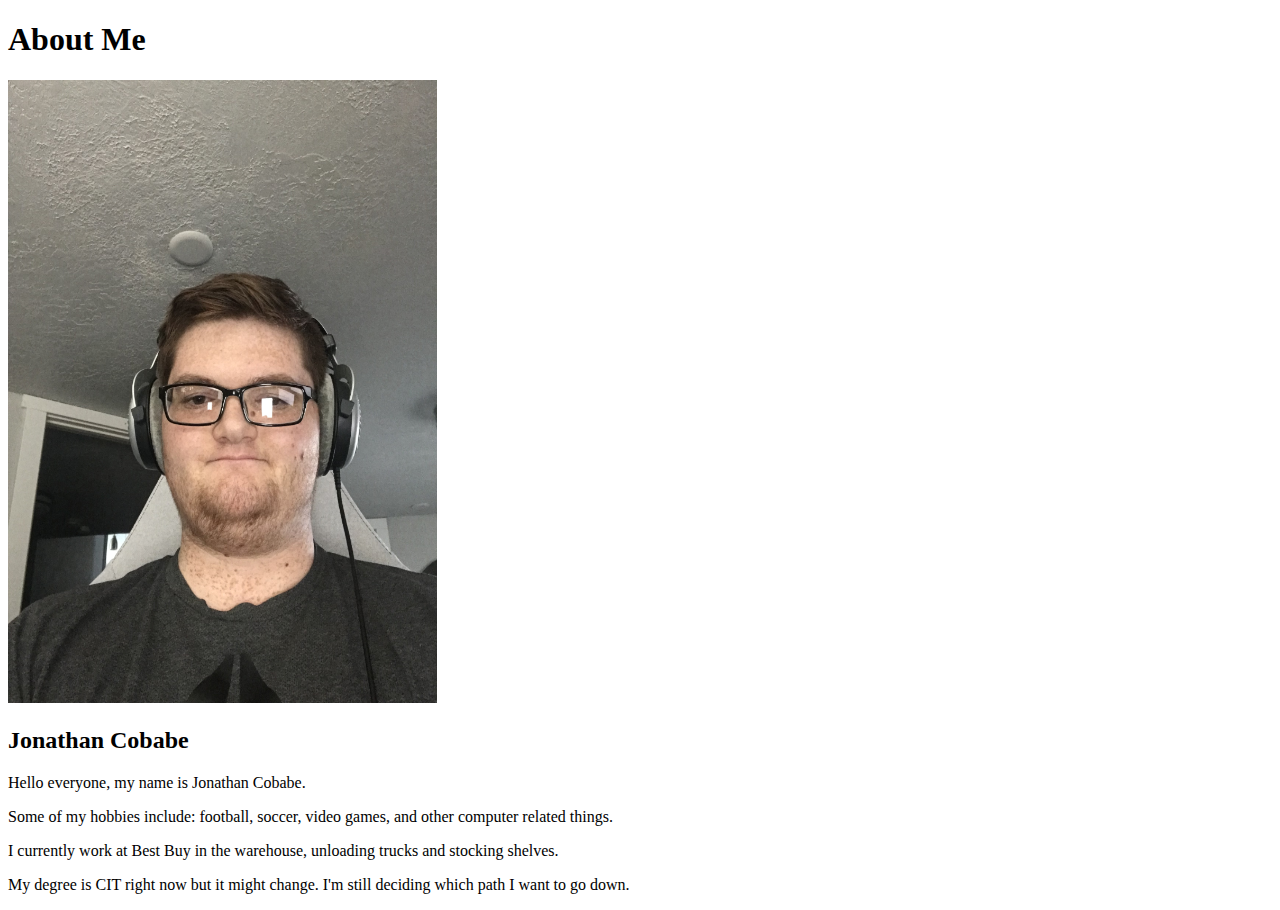
<file: aboutme/index.html>
<!DOCTYPE html>
<html lang="en">
<head>
    <meta charset="UTF-8">
    <meta name="viewport" content="width=device-width, initial-scale=1.0">
    <title>All About Me</title>
</head>
<body>
    <h1>About Me</h1>
    <img alt="Image of Me" src="images/IMG_0150.png">
    <h2>Jonathan Cobabe</h2>
    <p>Hello everyone, my name is Jonathan Cobabe.</p> 
    <p>Some of my hobbies include: football, soccer, video games, and other computer related things.</p>
    <p>I currently work at Best Buy in the warehouse, unloading trucks and stocking shelves.</p>
    <p>My degree is CIT right now but it might change. I'm still deciding which path I want to go down.</p>
</body>
</html>
</file>
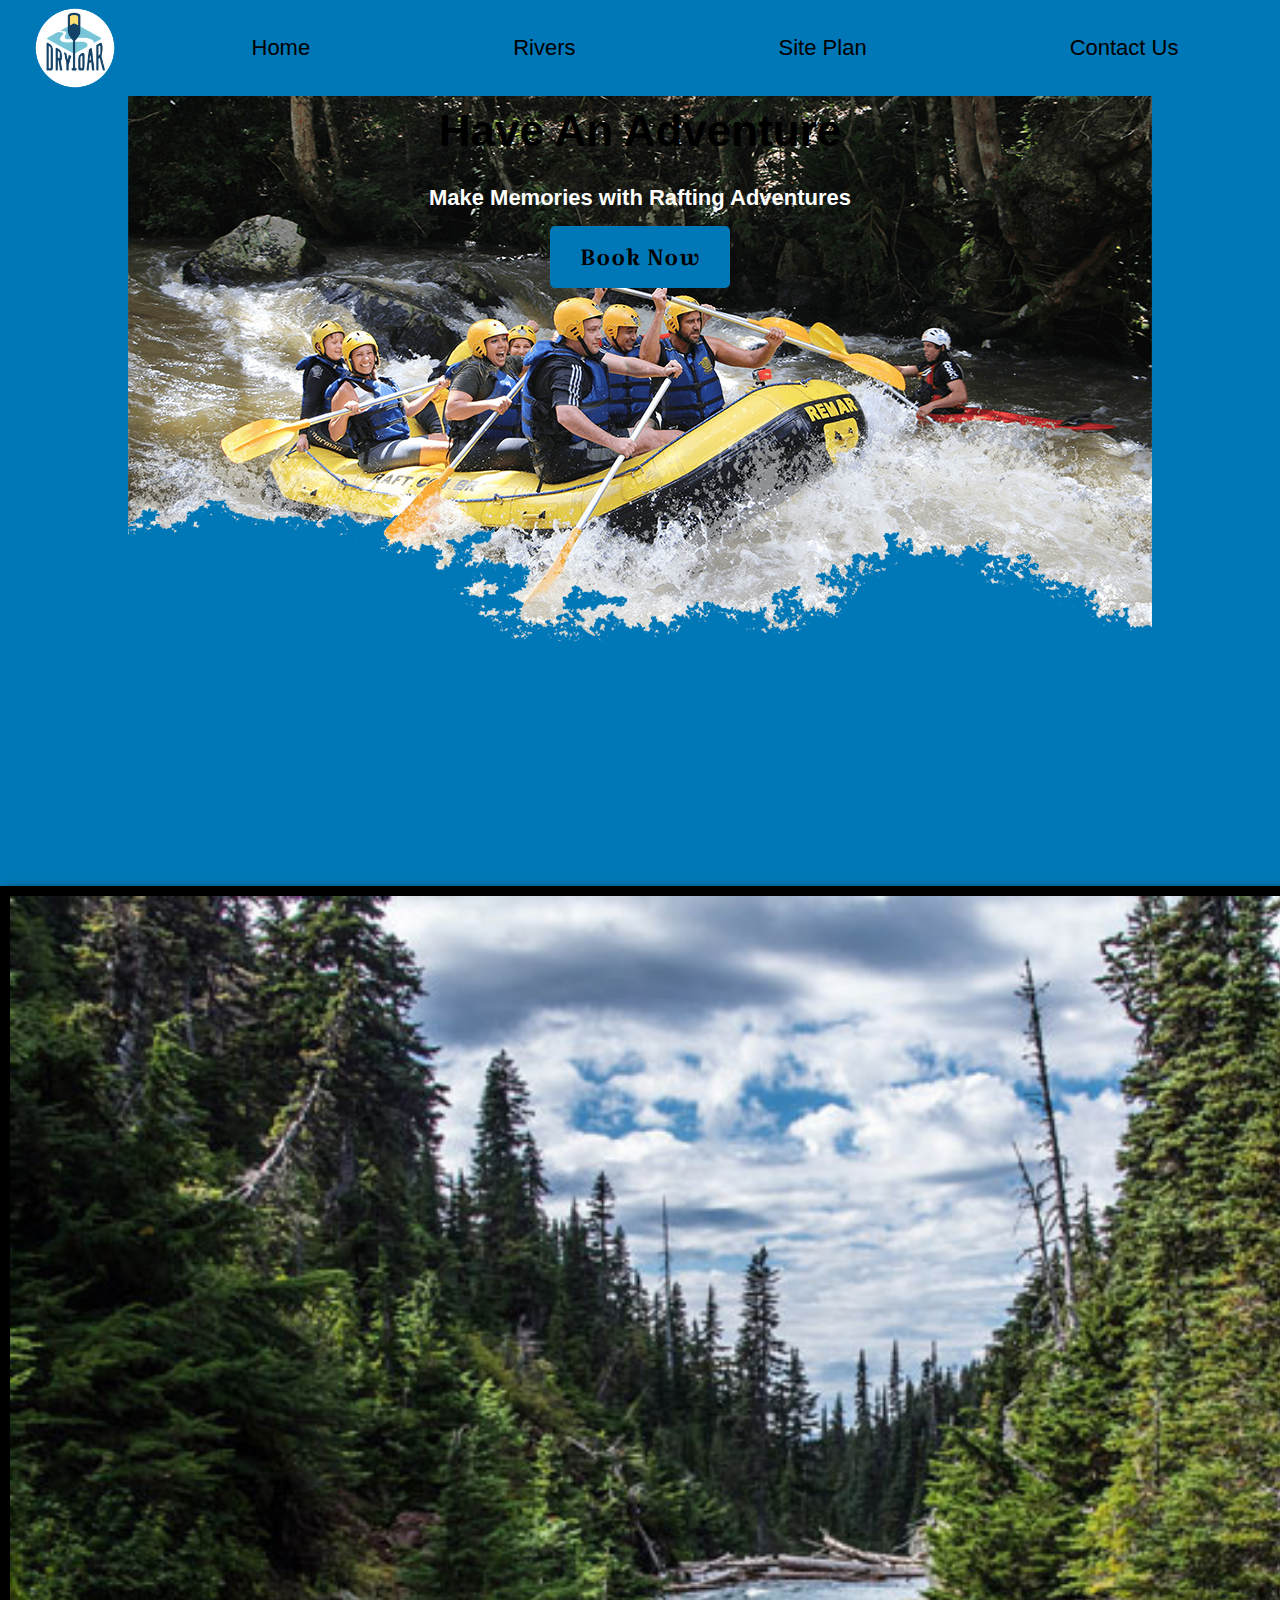
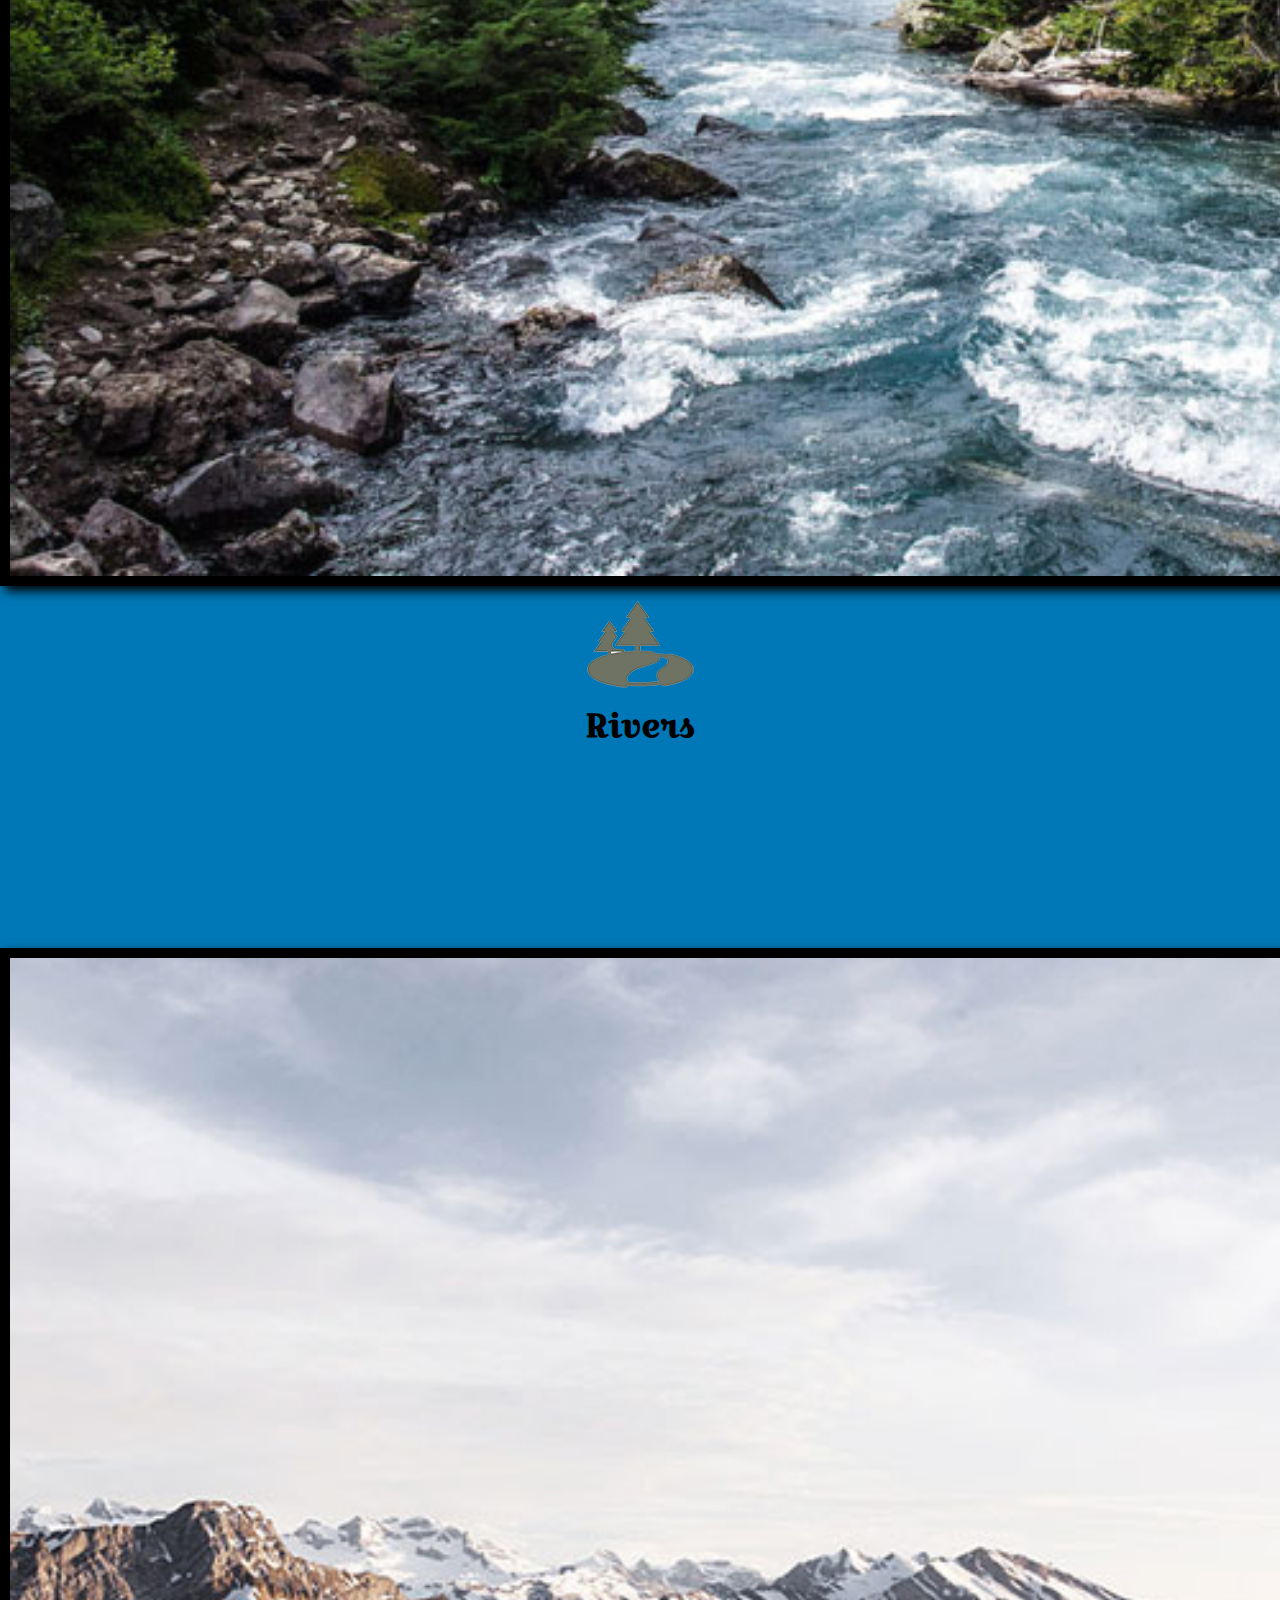
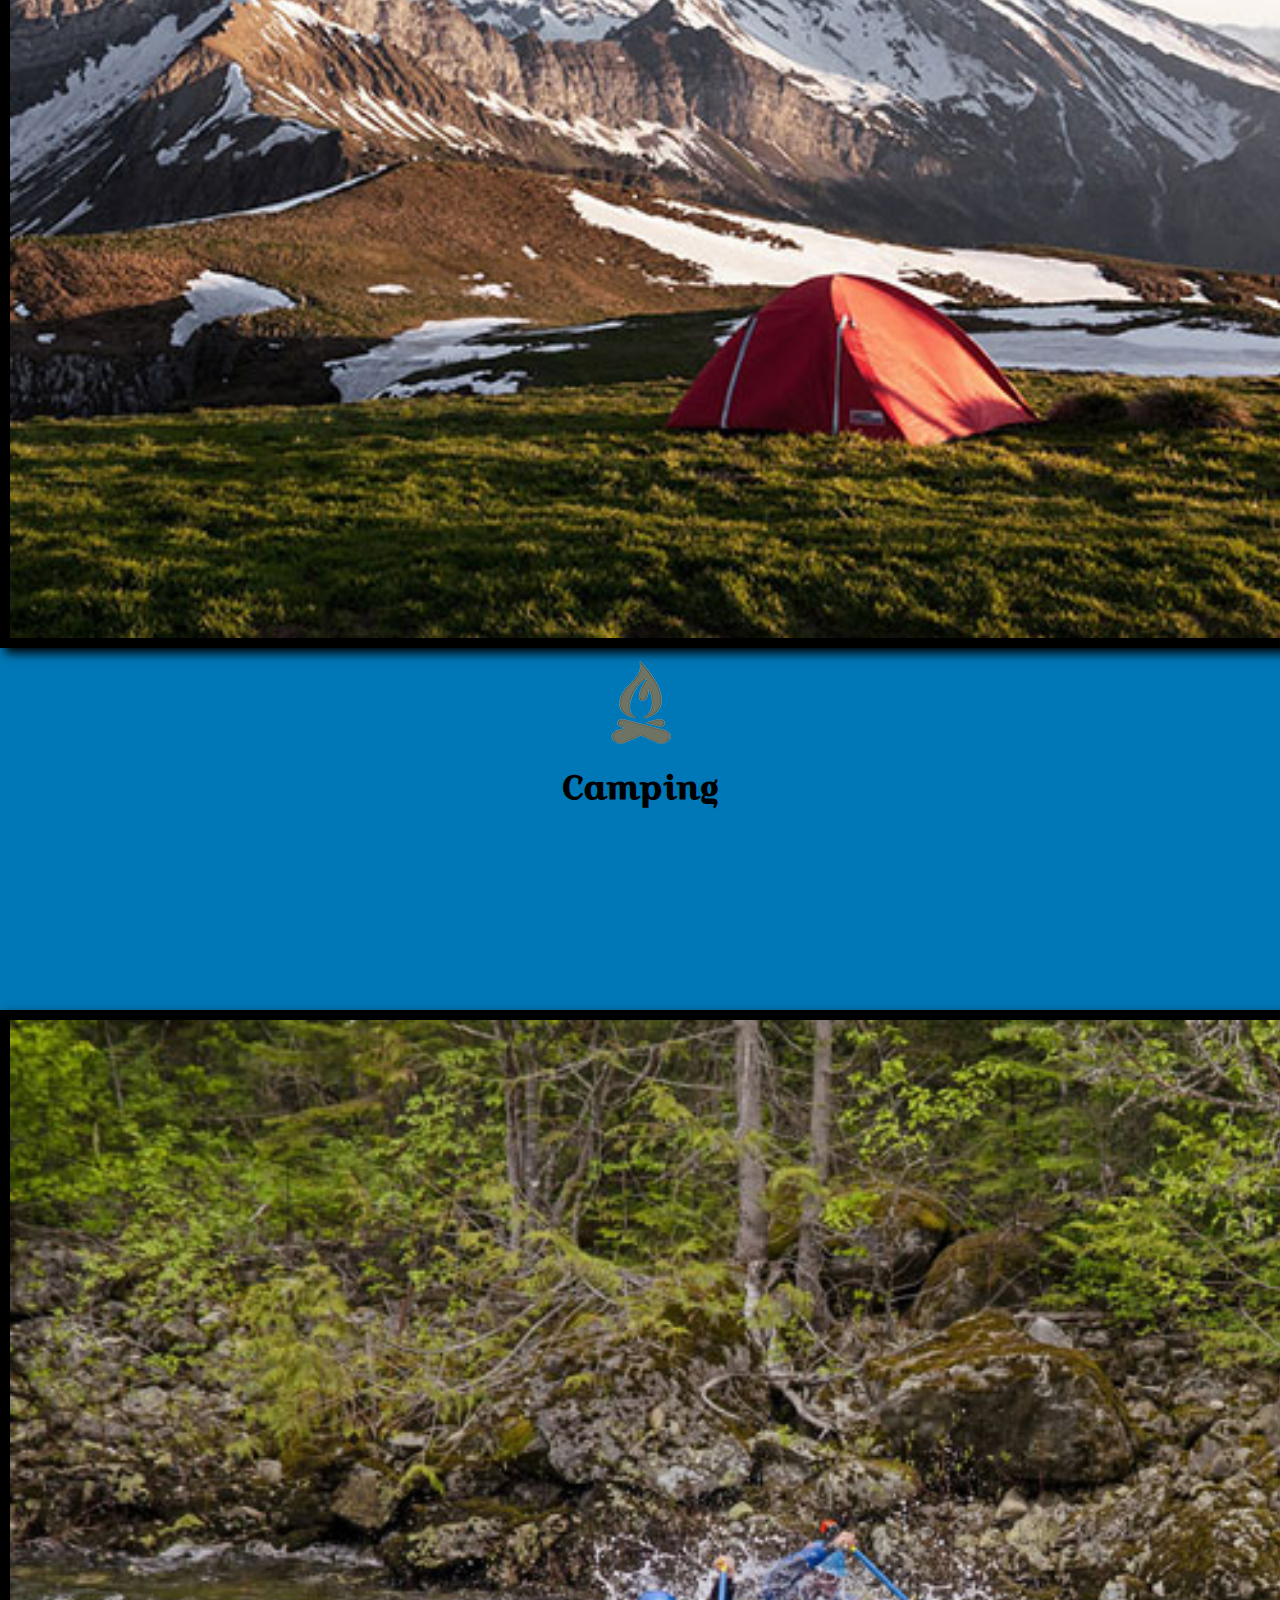
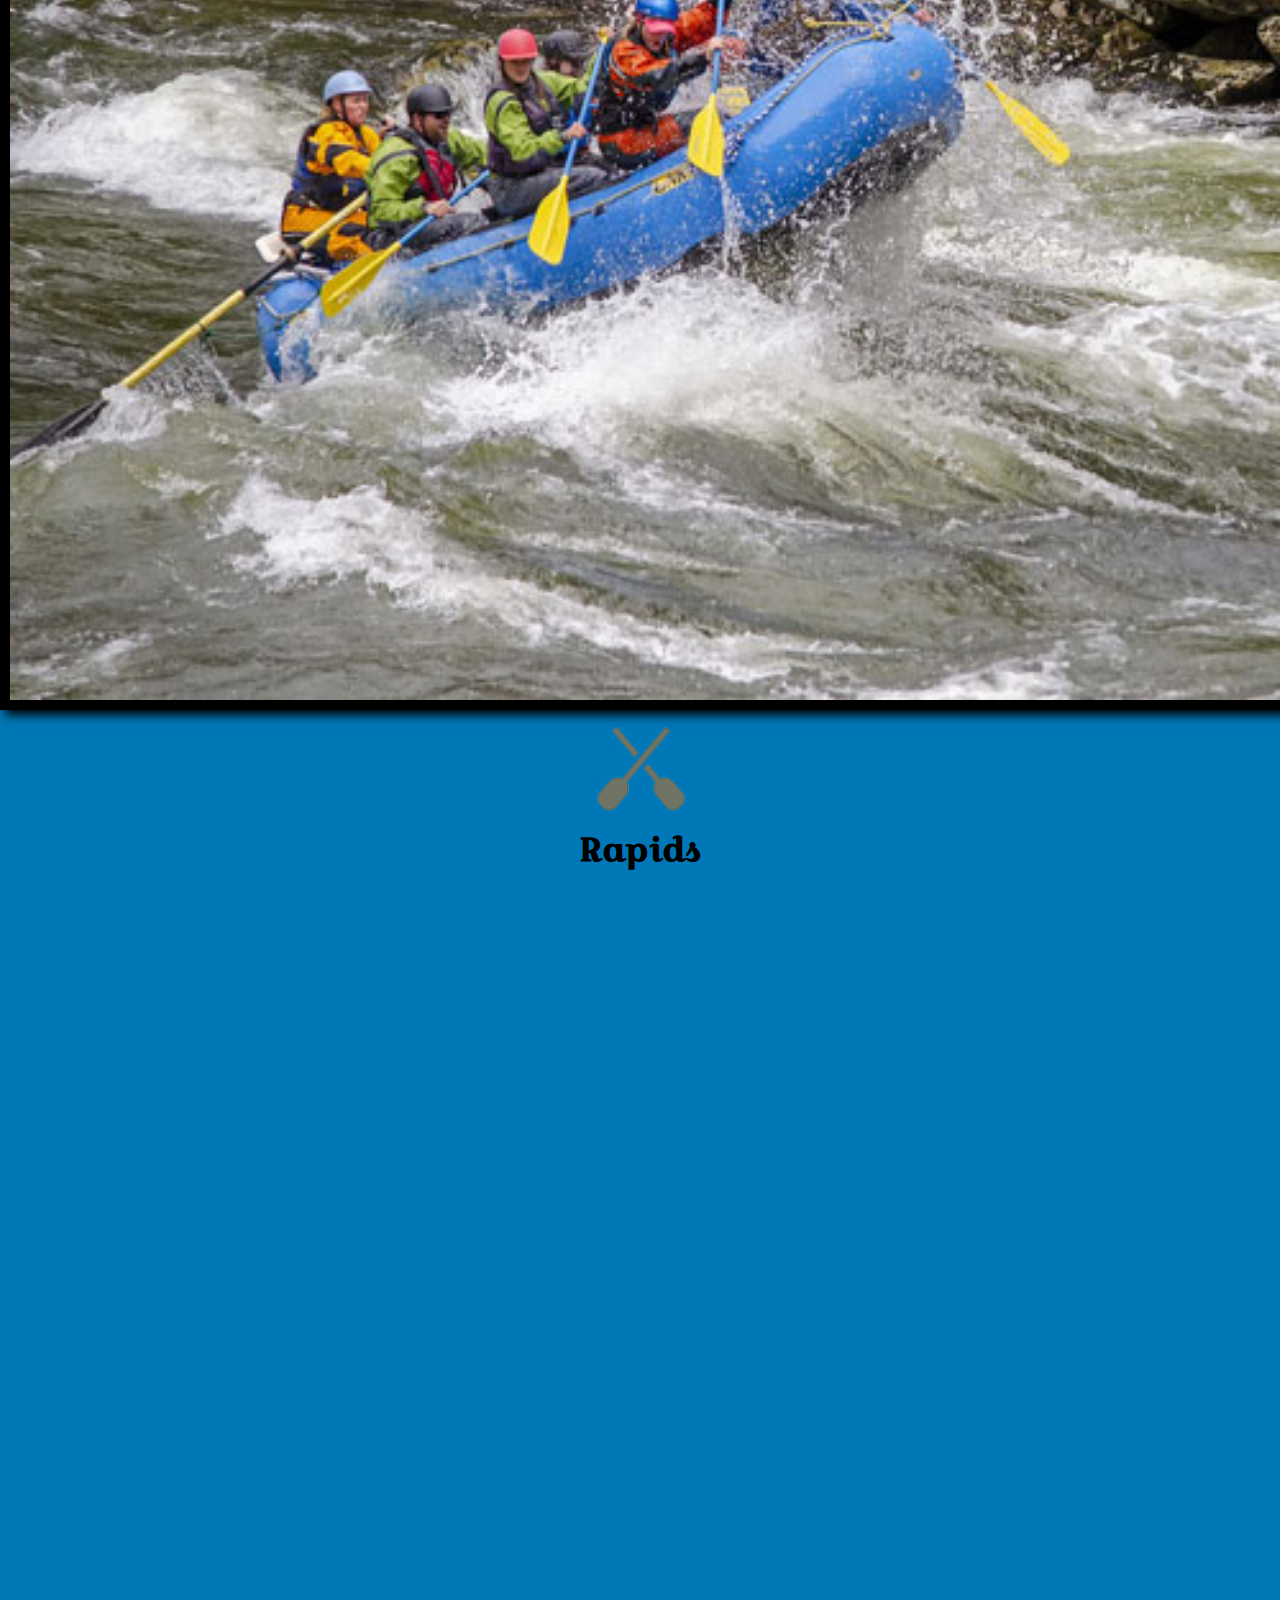
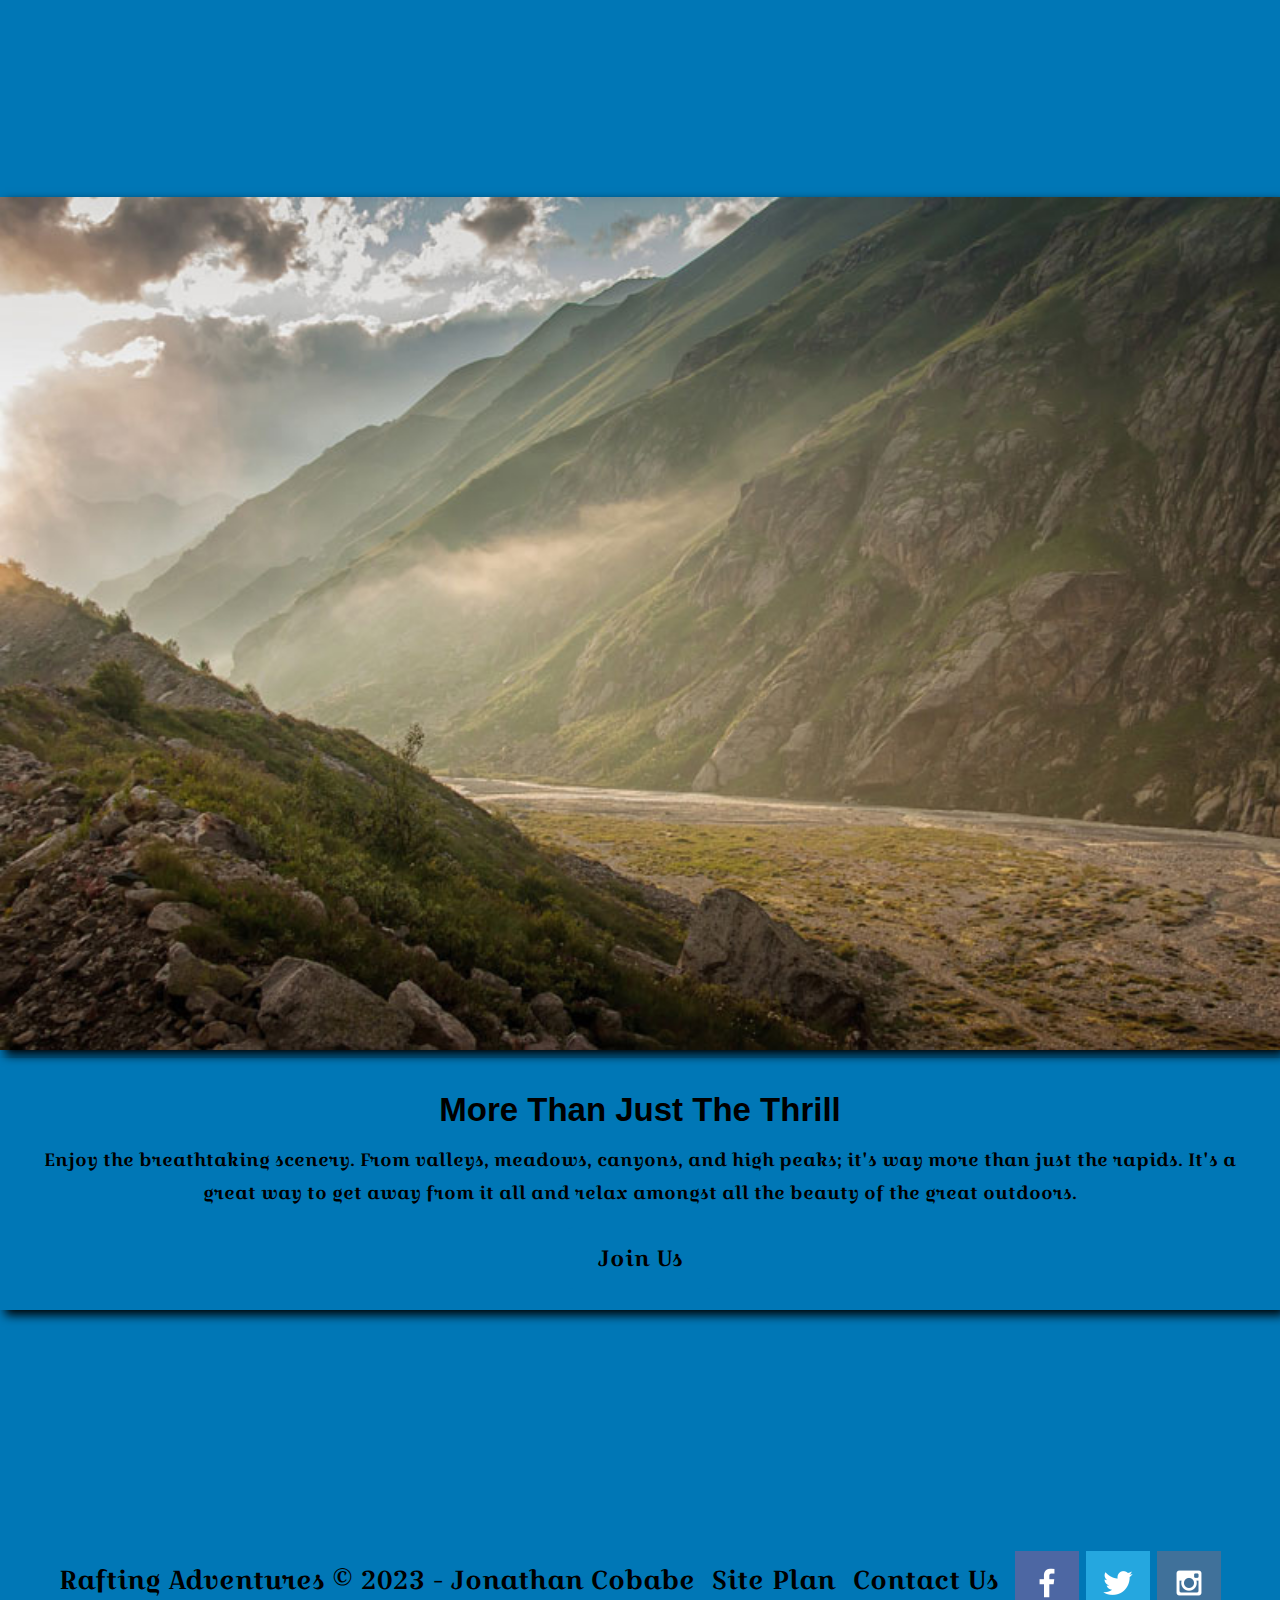
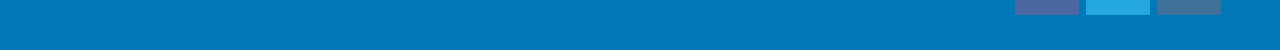
<file: wwr/index.html>
<!DOCTYPE html>
<html lang="en">
<head>
    <meta charset="UTF-8">
    <meta name="viewport" content="width=device-width, initial-scale=1.0">
    <title>White Water Rafting Adventures</title>
    <link rel="stylesheet" href="styles/style.css">
</head>
<body>
    <div id="content">
    <header>
        <a id="logo_link" href="index.html">
            <img class="logo" src="images/logo.png" alt="Dry Oar Logo">
        </a>
        <nav>
            <a href="index.html">Home</a>
            <a href="rivers.html">Rivers</a>
            <a href="site-plan-rafting.html">Site Plan</a>
            <a href="contactus.html">Contact Us</a>
        </nav>
    </header>
    <div id="hero">
        <div id="hero-box">
            <img id="hero-img" src="images/hero.png" alt="People enjoying white water rafting">
        </div>
        <section id="hero-msg">
            <h1 class="home-title">Have An Adventure</h1>
            <h4>Make Memories with Rafting Adventures </h4>
            <div class='button-box'>
                <a class='book' href="contactus.html">Book Now</a>
            </div>
        </section>
    </div>
    <main class="home-grid">
        <section class="rivers-card">
            <img class="card-img" src="images/rivers.jpg" alt="river in forest">
            <img class="icon" src="images/river_icon.png" alt="river icon">
            <h2>Rivers</h2>
        </section>
        <section class="camping-card">
            <img class="card-img" src="images/camping.jpg" alt="tent in mountains">
            <img class="icon" src="images/fire_icon.png" alt="fire icon">
            <h2>Camping</h2>
        </section>
        <section class="rapids-card">
            <img class="card-img" src="images/rapids.jpg" alt="rafting boat">
            <img class="icon" src="images/oars.png" alt="oars icon">
            <h2>Rapids</h2>
        </section>
        <div id="background"></div>
        <img class="mountains" src="images/mountains.jpg" alt="Misty mountains">
        <section class="msg">
            <h2>More Than Just The Thrill</h2>
            <p>Enjoy the breathtaking scenery. From valleys, meadows, canyons, and high peaks; it's way more than just the rapids. It's a great way to get away from it all and relax amongst all the beauty of the great outdoors. </p>
            <a class='join' href="rivers.html">Join Us</a>
        </section>
    </main>
    <footer>
        <p>Rafting Adventures &copy; 2023 - Jonathan Cobabe</p>
        <p><a href="site-plan-rafting.html">Site Plan</a></p>
        <p><a href="contactus.html">Contact Us</a></p>
        <div class="social">
            <a href="https://facebook.com" target="_blank">
                <img src="images/facebook.png" alt="fb icon">
            </a>
            <a href="https://twitter.com" target="_blank">
                <img src="images/twitter.png" alt="twitter icon">
            </a>
            <a href="https://instagram.com" target="_blank">
                <img src="images/instagram.png" alt="instagram icon">
            </a>
        </div>
    </footer>
    </div>
</body>
</html>
</file>
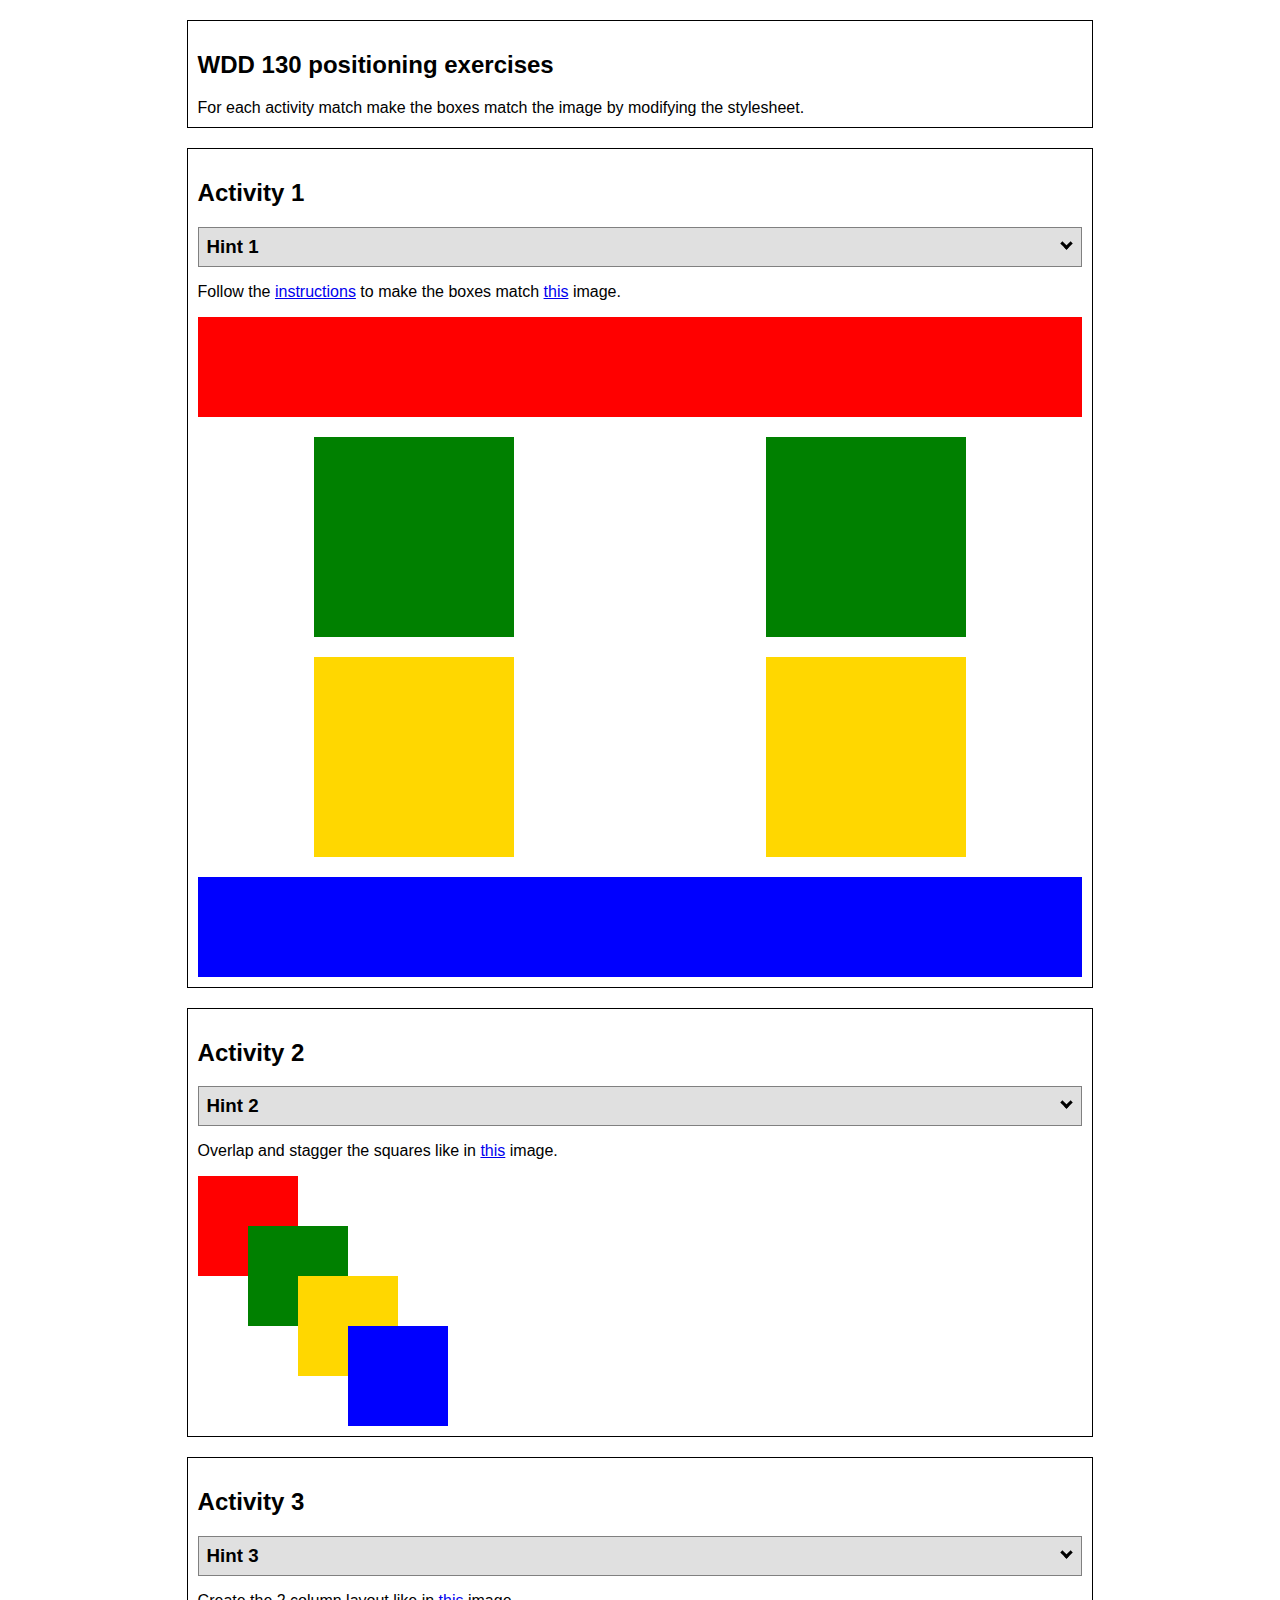
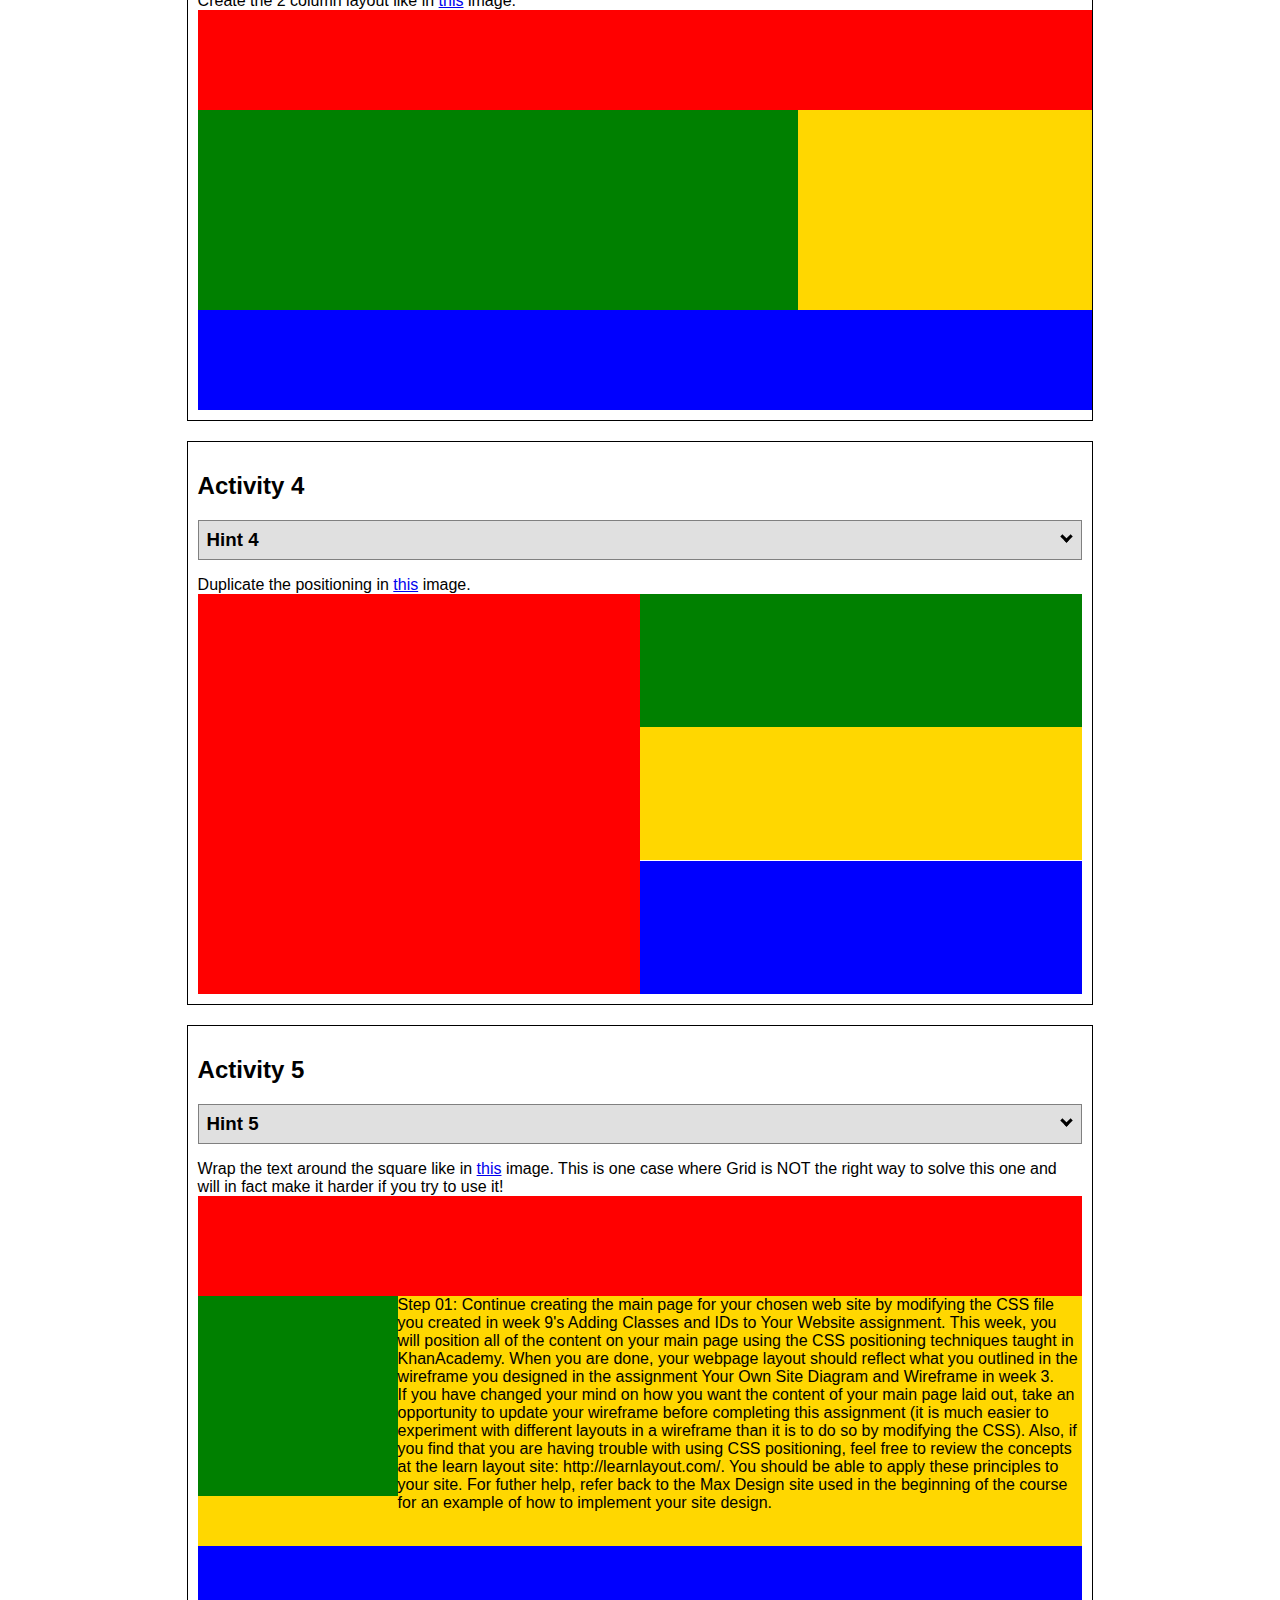
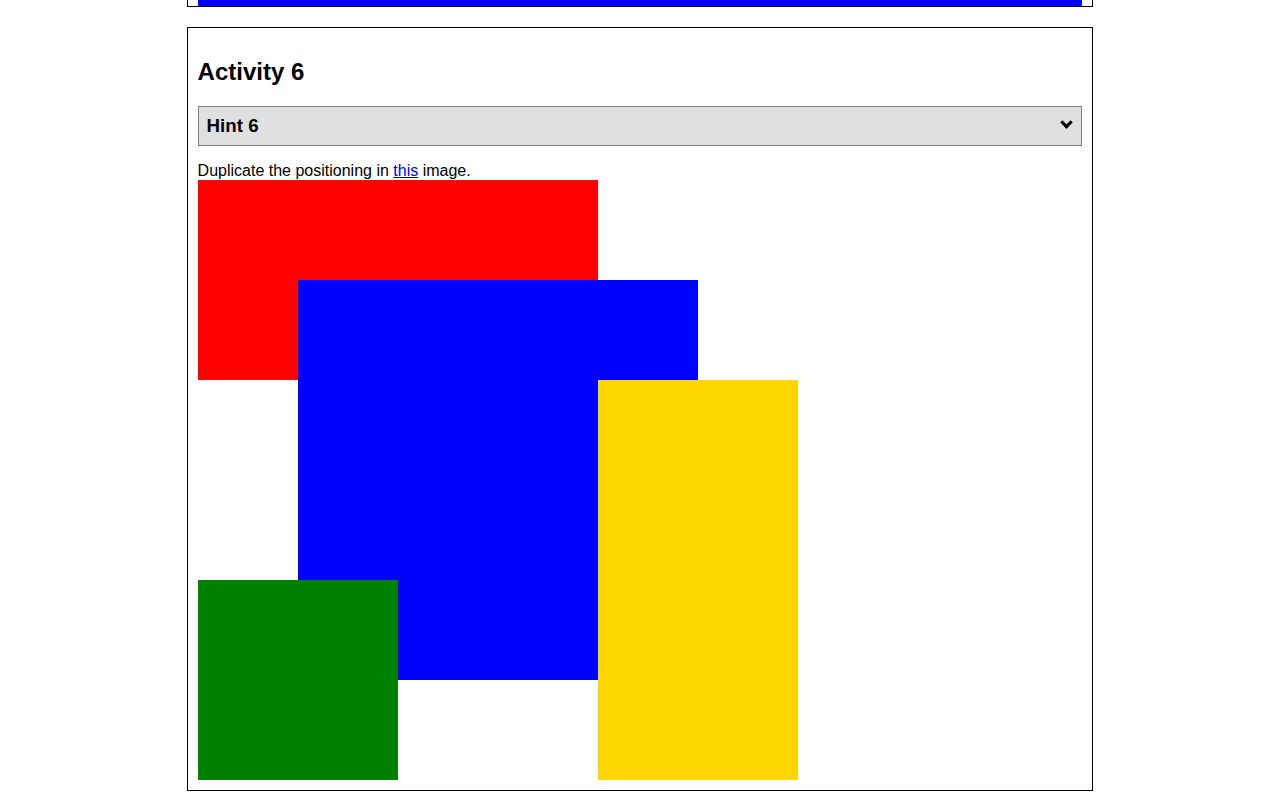
<file: positioning.html>
<!DOCTYPE html>
<html lang="en">
  <head>
    <!-- HTML - Name: positioning.html -->
    <title>Positioning Activity</title>
    <link rel="stylesheet" type="text/css" href="positionstyles.css" />
  </head>
  <body>
    <div class="activity">
      <h2>WDD 130 positioning exercises</h2>
      For each activity match make the boxes match the image by modifying the stylesheet.</div>
    <div class="activity">
      <h2>Activity 1</h2>
      <section class="hint"><input type="checkbox" ><i></i> <h3>Hint 1</h3><div><p>Check out the <a href="https://byui-wdd.github.io/wdd130/activities/w06-css-positioning.html" target="_blank">activity instructions</a> in Ilearn!</p></div></section>
      <p>Follow the <a href="https://byui-wdd.github.io/wdd130/activities/w06-css-positioning.html" target="_blank">instructions</a> to make the boxes match  <a href="https://byui-wdd.github.io/wdd130/images/example1.png" target="_blank">this</a> image.</p>
      <div class="content1" >
        <div class="red1" ></div>
        <div class="green1" ></div>
        <div class="green1" ></div>
        <div class="yellow1"></div>
        <div class="yellow1"></div>
        <div class="blue1"></div>
      </div>
    </div>
    <div class="activity">
      <h2>Activity 2</h2>
      <section class="hint"><input type="checkbox" > <h3>Hint 2</h3><i></i><div>
      <ul>
      <li>grid-template-columns: 50px 50px 50px 50px 50px </li></ul></div></section>
      <p>Overlap and stagger the squares like in <a href="https://byui-wdd.github.io/wdd130/images/example2.png" target="_blank">this</a> image.</p>
      <div class="content2" >
        <div class="red2" ></div>
        <div class="green2" ></div>
        <div class="yellow2"></div>
        <div class="blue2"></div>
      </div>
    </div>
    <div class="activity">
      <h2>Activity 3</h2>
      <section class="hint"><input type="checkbox" > <h3>Hint 3</h3><i></i><div><p>This one is going to be best solved with CSS Grid. Remember to make the boxes the right width first...then start moving them around. </p><h4>Properties used:</h4><ul><li>display:grid;</li><li>grid-template-columns:</li><li>grid-column-gap:</li>
        <li>grid-column:</li>  </ul></div></section>
      Create the 2 column layout like in <a href="https://byui-wdd.github.io/wdd130/images/example3.png" target="_blank">this</a>  image.
      <div class="content3" >
        <div class="red3" ></div>
        <div class="green3" ></div>
        <div class="yellow3"></div>
        <div class="blue3"></div>
      </div>
    </div>
    <div class="activity">
      <h2>Activity 4</h2>
      <section class="hint"><input type="checkbox" > <h3>Hint 4</h3><i></i><div><p>For the others we have been primarily concerned with width. For this one you will need to adjust height as well. </p><h4>Properties used:</h4><ul><li>display:grid;</li><li>grid-template-columns:</li><li>grid-row:</li></ul></div></section>
      Duplicate the positioning in <a href="https://byui-wdd.github.io/wdd130/images/example4.png" target="_blank">this</a> image. 
      <div class="content4" >
        <div class="red4" ></div>
        <div class="green4" ></div>
        <div class="yellow4"></div>
        <div class="blue4"></div>
      </div>
    </div>

    <div class="activity">
      <h2>Activity 5</h2>
      <section class="hint"><input type="checkbox" > <h3>Hint 5</h3><i></i><div><p>Grid is <strong>not</strong> the right way to do this.  In fact there is only one way to really do that...and that is with float. Remember that we float the thing we want the text to wrap around.  Also remember to start by making all the shapes the right size and shape.</p><h4>Properties used:</h4><ul><li>float: left;</li></ul></div></section>
      Wrap the text around the square like in <a href="https://byui-wdd.github.io/wdd130/images/example5.png" target="_blank">this</a> image. This is one case where Grid is NOT the right way to solve this one and will in fact make it harder if you try to use it!
      <div class="content5" >
        <div class="red5" ></div>
        <div class="green5" ></div>
        <div class="yellow5">Step 01: Continue creating the main page for your chosen web site by modifying the CSS file you created in week 9's Adding Classes and IDs to Your Website assignment. This week, you will position all of the content on your main page using the CSS positioning techniques taught in KhanAcademy. When you are done, your webpage layout should reflect what you outlined in the wireframe you designed in the assignment Your Own Site Diagram and Wireframe in week 3. <br />
          If you have changed your mind on how you want the content of your main page laid out, take an opportunity to update your wireframe before completing this assignment (it is much easier to experiment with different layouts in a wireframe than it is to do so by modifying the CSS). Also, if you find that you are having trouble with using CSS positioning, feel free to review the concepts at the learn layout site: http://learnlayout.com/. You should be able to apply these principles to your site. For futher help, refer back to the Max Design site used in the beginning of the course for an example of how to implement your site design.</div>
        <div class="blue5"></div>
      </div>
    </div>
    <div class="activity">
      <h2>Activity 6</h2>
      <section class="hint"><input type="checkbox" > <h3>Hint 6</h3><i></i><div><p>This one is all about visualizing the grid behind the layout. If you are having a hard time doing that first: all the sizes are even multiples of 100, and second here is another example with the lines drawn: <a href="https://byui-wdd.github.io/wdd130/images/example6-hint.png" target="_blank">example 6 with lines</a>. For this one you will find it easiest if you use px for the column width. You can also use <kbd>z-index</kbd> to control the element layering.    </p><h4>Properties used:</h4><ul><li>display:grid;</li><li>grid-template-columns:</li><li>grid-column:</li><li>grid-row:</li><li><a href="https://www.w3schools.com/cssref/pr_pos_z-index.asp" target="_blank">z-index:</a></li></ul></div></section>
      Duplicate the positioning in <a href="https://byui-wdd.github.io/wdd130/images/example6.png" target="_blank">this</a> image.
      <div class="content6" >
        <div class="red6" ></div>
        <div class="green6" ></div>
        <div class="yellow6"></div>
        <div class="blue6"></div>
      </div>
    </div>
  </body>
</html>
</file>
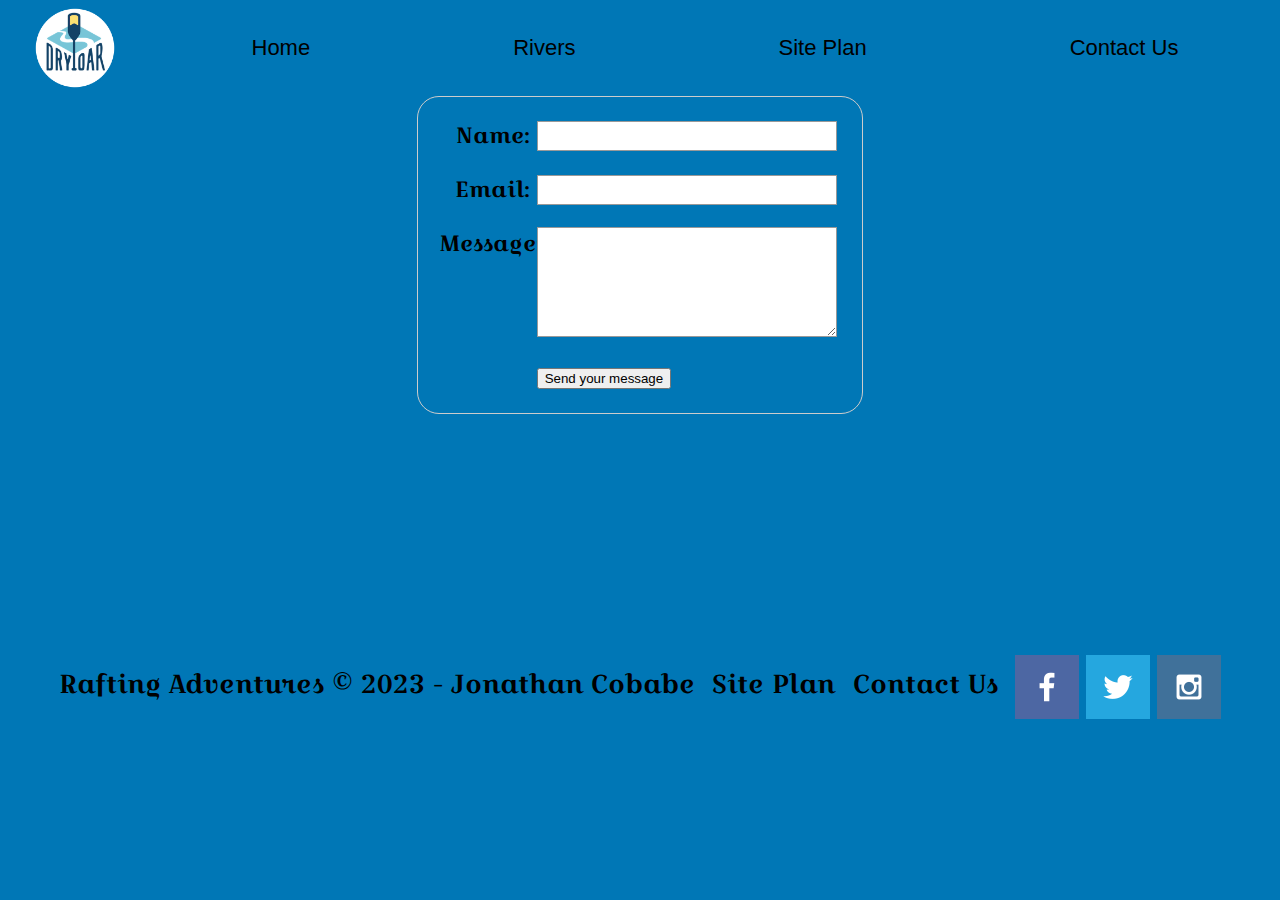
<file: wwr/contactus.html>
<!DOCTYPE html>
<html lang="en">
<head>
    <meta charset="UTF-8">
    <meta name="viewport" content="width=device-width, initial-scale=1.0">
    <title>Contact Us</title>
    <link rel="stylesheet" href="styles/style.css">
    <style>
        form {
  /* Center the form on the page */
  margin: 0 auto;
  width: 400px;
  /* Form outline */
  padding: 1em;
  border: 1px solid #ccc;
  border-radius: 1em;
}

ul {
  list-style: none;
  padding: 0;
  margin: 0;
}

form li + li {
  margin-top: 1em;
}

label {
  /* Uniform size & alignment */
  display: inline-block;
  width: 90px;
  text-align: right;
}

input,
textarea {
  /* To make sure that all text fields have the same font settings
     By default, textareas have a monospace font */
  font: 1em sans-serif;

  /* Uniform text field size */
  width: 300px;
  box-sizing: border-box;

  /* Match form field borders */
  border: 1px solid #999;
}

input:focus,
textarea:focus {
  /* Additional highlight for focused elements */
  border-color: #000;
}

textarea {
  /* Align multiline text fields with their labels */
  vertical-align: top;

  /* Provide space to type some text */
  height: 5em;
}

.button {
  /* Align buttons with the text fields */
  padding-left: 90px; /* same size as the label elements */
}

button {
  /* This extra margin represent roughly the same space as the space
     between the labels and their text fields */
  margin-left: 0.5em;
}
#feedback {
    background-color: antiquewhite;
    position: absolute;
    top: 0;
    left: 0;
    right: 0;
    padding: .5em;
    /* make this element invisible until we are ready for it */
    display: none;      
}
.moveDown {
    margin-top: 3em;
}
    </style>
</head>
<body>
    <div id="content">
    <header>
        <a id="logo_link" href="index.html">
            <img class="logo" src="images/logo.png" alt="Dry Oar Logo">
        </a>
        <nav>
            <a href="index.html">Home</a>
            <a href="rivers.html">Rivers</a>
            <a href="site-plan-rafting.html">Site Plan</a>
            <a href="contactus.html">Contact Us</a>
        </nav>
    </header>
    <main class="form">
        <div id="feedback"></div>
        <form action="/my-handling-form-page" method="post">
            <ul>
              <li>
                <label for="name">Name:</label>
                <input type="text" id="name" name="user_name" />
              </li>
              <li>
                <label for="mail">Email:</label>
                <input type="email" id="mail" name="user_email" />
              </li>
              <li>
                <label for="msg">Message:</label>
                <textarea id="msg" name="user_message"></textarea>
              </li>
              <li class="button">
                <button type="submit">Send your message</button>
              </li>
            </ul>
          </form>
    </main>
    <footer>
        <p>Rafting Adventures &copy; 2023 - Jonathan Cobabe</p>
        <p><a href="site-plan-rafting.html">Site Plan</a></p>
        <p><a href="contactus.html">Contact Us</a></p>
        <div class="social">
            <a href="https://facebook.com" target="_blank">
                <img src="images/facebook.png" alt="fb icon">
            </a>
            <a href="https://twitter.com" target="_blank">
                <img src="images/twitter.png" alt="twitter icon">
            </a>
            <a href="https://instagram.com" target="_blank">
                <img src="images/instagram.png" alt="instagram icon">
            </a>
        </div>
    </footer>
    </div>
    <script>
        // get the feedback div element so we can do something with it.
        const feedbackElement = document.getElementById('feedback');
        // get the form so we can read what was entered in it.
        const formElement = document.forms[0];
        // add a 'listener' to wait for a submission of our form. When that happens run the code below.
        formElement.addEventListener('submit', function(e) {
            // stop the form from doing the default action.
            e.preventDefault();
            // set the contents of our feedback element to a message letting the user know the form was submitted successfully. Notice that we pull the name that was entered in the form to personalize the message!
            feedbackElement.innerHTML = 'Hello '+ formElement.user_name.value +'! Thank you for your message. We will get back with you as soon as possible!';
            // make the feedback element visible.
            feedbackElement.style.display = "block";
            // add a class to move everything down so our message doesn't cover it.
            document.body.classList.toggle('moveDown');
        });
    </script>
</body>
</html>
</file>
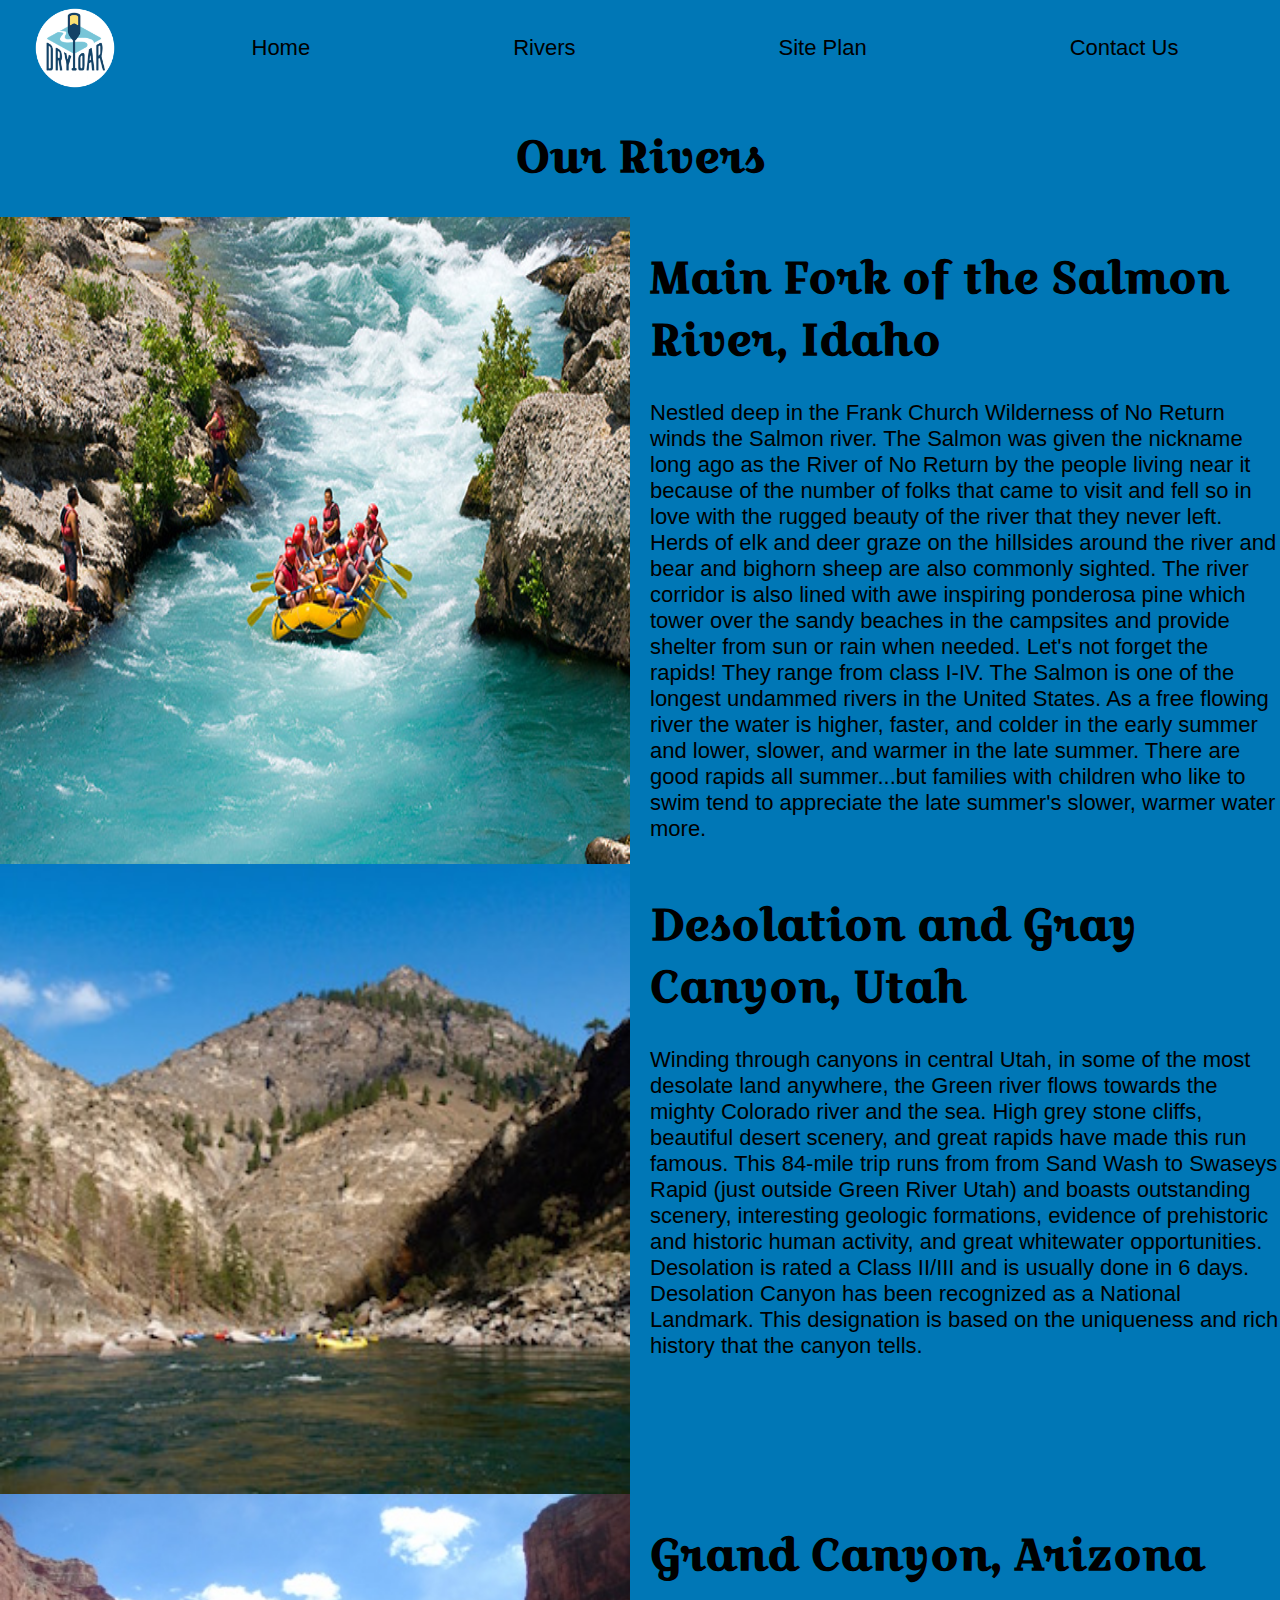
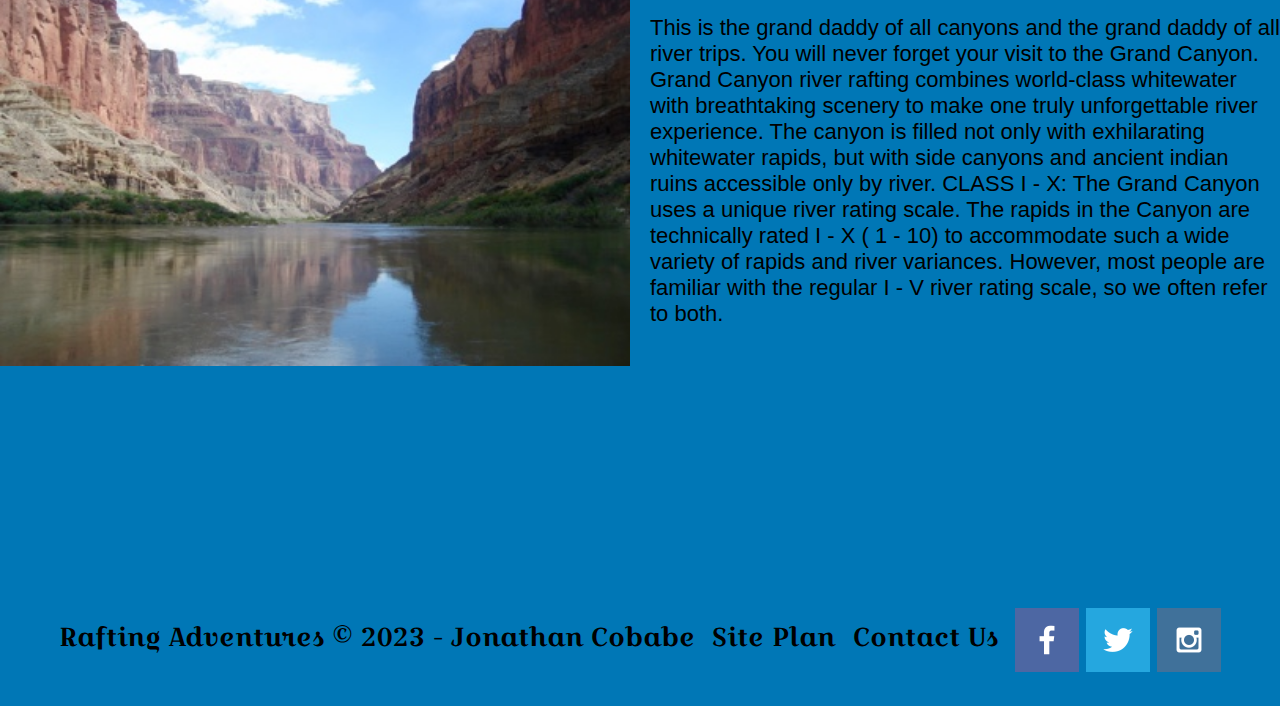
<file: wwr/rivers.html>
<!DOCTYPE html>
<html lang="en">
<head>
    <meta charset="UTF-8">
    <meta name="viewport" content="width=device-width, initial-scale=1.0">
    <title>White Water Rafting Adventures</title>
    <link rel="stylesheet" href="styles/style.css">
</head>
<body>
    <div id="content">
    <header>
        <a id="logo_link" href="index.html">
            <img class="logo" src="images/logo.png" alt="Dry Oar Logo">
        </a>
        <nav>
            <a href="index.html">Home</a>
            <a href="rivers.html">Rivers</a>
            <a href="site-plan-rafting.html">Site Plan</a>
            <a href="contactus.html">Contact Us</a>
        </nav>
    </header>
    <div id="rivers">
        <section id="rivers-msg">
            <h1 class="rivers-title">Our Rivers</h1>
        </section>
    </div>
    <div id="salmon-river">
        <div id="salmon-box">
            <img id="salmon-box-img" src="images/mainfork.jpg" alt="Salmon River">
            <section id="salmon-msg">
                <h1 class="salmon-title">Main Fork of the Salmon River, Idaho</h1>
                <p class="salmon-info"> Nestled deep in the Frank Church Wilderness of No Return winds the Salmon river. 
                    The Salmon was given the nickname long ago as the River of No Return by the people living near it because of the number of folks that came to visit and fell so in love with the rugged beauty of the river that they never left.
                    Herds of elk and deer graze on the hillsides around the river and bear and bighorn sheep are also commonly sighted. 
                    The river corridor is also lined with awe inspiring ponderosa pine which tower over the sandy beaches in the campsites and provide shelter from sun or rain when needed.                
                    Let's not forget the rapids! They range from class I-IV. The Salmon is one of the longest undammed rivers in the United States.
                    As a free flowing river the water is higher, faster, and colder in the early summer and lower, slower, and warmer in the late summer.
                    There are good rapids all summer...but families with children who like to swim tend to appreciate the late summer's slower, warmer water more.
                </p>
            </section>
        </div>
    </div>
    <div id="gray-river">
        <div id="gray-box">
            <img id="gray-box-img" src="images/salmon.jpg" alt="Gray Canyon River">
            <section id="gray-msg">
                <h1 class="gray-title">Desolation and Gray Canyon, Utah</h1>
                <p class="gray-info"> Winding through canyons in central Utah, in some of the most desolate land anywhere, the Green river flows towards the mighty Colorado river and the sea. 
                    High grey stone cliffs, beautiful desert scenery, and great rapids have made this run famous. 
                    This 84-mile trip runs from from Sand Wash to Swaseys Rapid (just outside Green River Utah) and boasts outstanding scenery, interesting geologic formations, evidence of prehistoric and historic human activity, and great whitewater opportunities.
                    Desolation is rated a Class II/III and is usually done in 6 days.
                    Desolation Canyon has been recognized as a National Landmark.  This designation is based on the uniqueness and rich history that the canyon tells.
                </p>
            </section>
        </div>
    </div>
    <div id="grand-river">
        <div id="grand-box">
            <img id="grand-box-img" src="images/canyon.jpg" alt="Grand Canyon River">
            <section id="grand-msg">
                <h1 class="grand-title">Grand Canyon, Arizona</h1>
                <p class="grand-info"> This is the grand daddy of all canyons and the grand daddy of all river trips. You will never forget your visit to the Grand Canyon.
                    Grand Canyon river rafting combines world-class whitewater with breathtaking scenery to make one truly unforgettable river experience. 
                    The canyon is filled not only with exhilarating whitewater rapids, but with side canyons and ancient indian ruins accessible only by river.
                    CLASS I - X: The Grand Canyon uses a unique river rating scale. The rapids in the Canyon are technically rated I - X ( 1 - 10) to accommodate such a wide variety of rapids and river variances. 
                    However, most people are familiar with the regular I - V river rating scale, so we often refer to both.
                </p>
            </section>
        </div>
    </div>
    <footer>
        <p>Rafting Adventures &copy; 2023 - Jonathan Cobabe</p>
        <p><a href="site-plan-rafting.html">Site Plan</a></p>
        <p><a href="contactus.html">Contact Us</a></p>
        <div class="social">
            <a href="https://facebook.com" target="_blank">
                <img src="images/facebook.png" alt="fb icon">
            </a>
            <a href="https://twitter.com" target="_blank">
                <img src="images/twitter.png" alt="twitter icon">
            </a>
            <a href="https://instagram.com" target="_blank">
                <img src="images/instagram.png" alt="instagram icon">
            </a>
        </div>
    </footer>
    </div>
</body>
</html>
</file>
<file: wwr/styles/style.css>
@import url('https://fonts.googleapis.com/css2?family=Croissant+One&family=Martian+Mono:wght@300&display=swap');
#content {
    max-width: 1600px;
    margin: 0 auto;
}
nav a {
    text-align: center;
    color: black;
    text-decoration: none;
    padding: 35px;
}
nav {
    display: flex;
    justify-content: space-around;
}
#background {
    height: 725px;
    background-color: #0077b6;
    grid-column: 1/11;
    grid-row: 4/9;
}
.book, .join {
    background-color: #0077b6;
    color: black;
    text-decoration: none;
    text-align: center;
    padding: 15px 30px;
    margin-top: 50px;
    border-radius: 5px;
}
footer {
    background-color: #0077b6;
    color: black;
    padding: 25px 50px;
    margin-top: 200px;
    display: flex;
    justify-content: space-around;
    align-items: center;
}
footer a {
    color: black;
    text-decoration: none;
}
footer p {
    font-size: 1.2em;
}
footer p a:hover {
    text-decoration: underline;
}
footer a:hover {
    color: black;
}
#hero-image {
    width: 100%;
}
#hero {
    display: grid;
    grid-template-columns: 1fr 3fr 1fr;
    margin-top: -100px;
    text-align: center;
}
#hero-box {
    grid-column: 1/4;
    grid-row: 1/3;
    z-index: -1;
}
#hero-msg {
    grid-column: 2/3;
    grid-row: 1/2;
    margin-top: 100px;
    color: #fff;
}
#hero-msg h4 {
    text-align: center;
    color: white;
}
#hero-msg h1, #hero-msg div, .button-box, main section {
    text-align: center;

}
body {
    background-color: #0077b6;
    font-family: 'Croissant One', 'Times', 'serif';
    font-size: 22px;
    margin: 0;
    padding: 0;
}
header {
    background-color: #0077b6;
    font-family: "Martian Mono:wght@300", "Helvetica", "sans-serif";
    display: grid;
    grid-template-columns: 150px auto;
}
nav a:hover, .book:hover, .join:hover {
    background-color: #0077b6;
    color: black;
}
.msg {
    background-color: #0077b6;
    line-height: 1.5em;
    padding: 35px;
    grid-column: 6/10;
    grid-row: 6/7;
    box-shadow: 5px 5px 10px black;
}
.home-title {
    color: black;
    font-family: "Martian Mono:wght@300", "Helvetica", "sans-serif";
    font-size: 2em;
    margin-top: 10px;
}
h4, .msg h2 {
    color: black;
    font-family: "Martian Mono:wght@300", "Helvetica", "sans-serif";
}
.msg p {
    color: black;
    font-size: .8em;
    padding-bottom: 15px;
}
.logo {
    width: 80px;
}
h2 {
    margin: 0;
}
#logo_link {
    padding-top: 5px;
    justify-self: center;
    align-self: center;
}
footer .social img {
    padding-top: 15px;
}
.rivers-card, .camping-card, .rapids-card {
    margin: 200px 0;
}
.card-img {
    border: 10px solid #000;
    transition: transform .5s;
    box-shadow: 5px 5px 10px black;
}
.card-img:hover {
    opacity: .6;
    transform: scale(1,1);
}
.card-img, .mountains {
    width: 100%;
}
.rivers-card {
    grid-column: 2/4;
    grid-row: 2/3;
}
.camping-card {
    grid-column: 5/7;
    grid-row: 2/3;
}
.rapids-card {
    grid-column: 8/10;
    grid-row: 2/3;
}
.mountains {
    grid-column: 2/7;
    grid-row: 5/8;
    box-shadow: 5px 5px 10px black;
}
.main section img {
    box-sizing: border-box;
}


/*
Css for Rivers.html
*/
#rivers {
    display: grid;
    grid-template-columns: 1fr 3fr 1fr;
    margin-top: -100px;
    text-align: center;
}
#rivers-msg {
    grid-column: 2/3;
    grid-row: 1/2;
    margin-top: 100px;
}
.salmon-info {
    font-family: "Martian Mono:wght@300", Helvetica, sans-serif;
}
.gray-info {
    font-family: "Martian Mono:wght@300", Helvetica, sans-serif;
}
.grand-info {
    font-family: "Martian Mono:wght@300", Helvetica, sans-serif;
}
#salmon-box{
    display: grid;
    grid-template-columns: 1fr 1fr;
    gap: 20px
}
#salmon-box-img {
    grid-column: 1;
    height: 100%;
    width: 100%;
}
#salmon-msg {
    grid-column: 2;
}
#gray-box{
    display: grid;
    grid-template-columns: 1fr 1fr;
    gap: 20px
}
#gray-box-img {
    grid-column: 1;
    height: 100%;
    width: 100%;
}
#gray-msg {
    grid-column: 2;
}
#grand-box{
    display: grid;
    grid-template-columns: 1fr 1fr;
    gap: 20px
}
#grand-box-img {
    grid-column: 1;
    height: 100%;
    width: 100%;
}
#grand-msg {
    grid-column: 2;
}
@media screen and (max-width: 900px) {
    #hero, .home-grid {
        display: block;
        height: auto;
    }
    nav, footer {
        flex-direction: column;
    }
    nav a {
        display: block;
        padding: 15px;
    }
    #hero {
        margin-top: 0;
    }
    #hero-msg {
        margin-top: 0;
    }
    #hero-msg h4 {
        display: none;
    }
    #hero-msg h1 {
        color: #6f7364;
    }
    .home-title {
        font-size: 25px;
    }
    .rivers-card, .camping-card, .rapids-card { 
        margin: 50px auto;
        width: 60%;
    }
    #background {
        display: none;
    }
    .mountains, .msg {
        width: 80%;
        display: block;
        margin: 0 auto;
    }
    footer {
        margin-top: 25px;
    }
}
</file>
<file: positionstyles.css>
/* CSS - Name: "positionstyles.css" */
/* Activity 1 styles */
.content1 {
  /* This is the parent of the activity 1 boxes. */
  display: grid;
  grid-template-columns: 1fr 1fr;
  justify-items: center;
  gap: 20px;
}
.red1 { 
  width: 100%; 
  height: 100px; 
  background-color: red; 
  grid-column: 1/3;

} 
.green1 {
  width: 200px; 
  height: 200px; 
  background-color: green; 

} 
.yellow1 {
  width: 200px; 
  height: 200px; 
  background-color: gold; 
} 
.blue1 {
  width: 100%; 
  height: 100px; 
  background-color: blue; 
  grid-column: 1/3;
} 
/* Activity 2 styles */ 
.content2 {
  /* This is the parent of the activity 2 boxes. */
  display: grid;
  grid-template-columns: 50px 50px 50px 50px 50px;
  grid-template-rows: 50px 50px 50px 50px 50px;;
}
.red2 {
  width: 100px; 
  height: 100px; 
  background-color: red; 
  grid-row: 1;
  grid-column: 1;
} 
.green2 { 
  width: 100px; 
  height: 100px; 
  background-color: green; 
  grid-column: 2;
  grid-row: 2;

  
} 
.yellow2 {
  width: 100px; 
  height: 100px; 
  background-color: gold; 
  grid-column: 3;
  grid-row: 3;
} 
.blue2 {
  width: 100px; 
  height: 100px; 
  background-color: blue; 
  grid-column: 4;
  grid-row: 4;

} 
/* Activity 3 styles */ 
.content3 {
  /* This is the parent of the activity 3 boxes. */
  display: grid;
  grid-template-columns: 5fr;
}
.red3 {
  width: 100%; 
  height: 100px; 
  background-color: red; 
  grid-row: 1;
  grid-column: 1/4;
} 
.green3 {
  width: 600px; 
  height: 200px; 
  background-color: green;
} 
.yellow3 {
  width: 600px; 
  height: 200px; 
  background-color: gold; 
} 
.blue3 {
  width: 100%;
  height: 100px; 
  background-color: blue; 
  grid-row: 3;
  grid-column: 1/4;
} 
/* Activity 4 styles */ 
.content4 {
  /* This is the parent of the activity 4 boxes. */
  display: grid;
  grid-template-columns: 5fr 5fr;
  height: 400px;
}
.red4 {
  width: 100; 
  height: 400px; 
  background-color: red; 
  grid-row: 1/4;
  grid-column: 1;
} 
.green4 {
  width: 100%; 
  height: 133px; 
  background-color: green; 
  grid-row: 1;
  grid-column: 2;
} 
.yellow4 {
  width: 100%; 
  height: 133px; 
  background-color: gold; 
  grid-row: 2;
  grid-column: 2;
  
} 
.blue4 {
  width: 100%; 
  height: 133px; 
  background-color: blue; 
  grid-row: 3;
  grid-column: 2;
} 
/* Activity 5 styles */ 
.content5 {
  /* This is the parent of the activity 5 boxes. */
  height: 400px;
}
.red5 { 
  width: 100%; 
  height: 100px; 
  background-color: red; 
} 
.green5 { 
  width: 200px; 
  height: 200px; 
  background-color: green; 
  float: left;

} 
.yellow5 {
  width: 100%; 
  height: 250px; 
  background-color: gold; 

} 
.blue5 {
  width: 100%; 
  height: 100px; 
  background-color: blue; 
} 
/* Activity 6 styles */ 
.content6 {
  /* This is the parent of the activity 6 boxes. */
  display: grid;
  grid-template-columns: repeat(6, 100px);
}
.red6 {
  width: 400px; 
  height: 200px; 
  background-color: red;
  grid-column: 1/5;
  grid-row: 1/3;
} 
.green6 {
  width: 200px; 
  height: 200px; 
  background-color: green;
  grid-column: 1/3;
  grid-row: 5/7;
  z-index: 2;
} 
.yellow6 {
  width: 200px; 
  height: 400px; 
  background-color: gold;
  grid-column: 5/7;
  grid-row: 3/7;
  z-index: 2;
} 
.blue6 {
  width: 400px; 
  height: 400px; 
  background-color: blue;
  grid-column: 2/6;
  grid-row: 2/6;
  z-index: 1;
} 


/* Do not make any changes below here */
.activity {
  width: 70%; 
  margin: 20px auto; 
  font-family: Arial, sans-serif; 
  border: 1px solid black; 
  padding: 10px; 
  clear:both; 
  overflow: auto;
} 

.hint {
  border: 1px solid grey;
  background: #e0e0e0;
  padding: .5em;
  position: relative;
  margin: 1em 0;
}
.hint h3 {
  margin: 0;
}
.hint:hover {
  background: #d0d0d0;
}
.hint > div {
  display: none;
}

.hint input[type=checkbox] {
  position: absolute;
  width: 100%;
  height: 100%;
  opacity: 0;
  z-index: 1;
  cursor: pointer;
}

.hint input[type=checkbox]:checked ~ div {
  display: block;
}

.hint i {
  position: absolute;
  transform: translate(-6px, 0);
  margin-top: 16px;
  right: 10px;
  top: -3px;
}
.hint i:before, .hint i:after {
  content: "";
  position: absolute;
  background-color: black;
  width: 3px;
  height: 9px;
}
.hint i:before {
  transform: translate(2px, 0) rotate(45deg);
}
.hint i:after {
  transform: translate(-2px, 0) rotate(-45deg);
}

.hint input[type=checkbox]:checked ~ i:before {
  transform: translate(-2px, 0) rotate(45deg);
}
.hint input[type=checkbox]:checked ~ i:after {
  transform: translate(2px, 0) rotate(-45deg);
}
.hint a {
  position: relative;
  z-index: 1;
}
</file>
